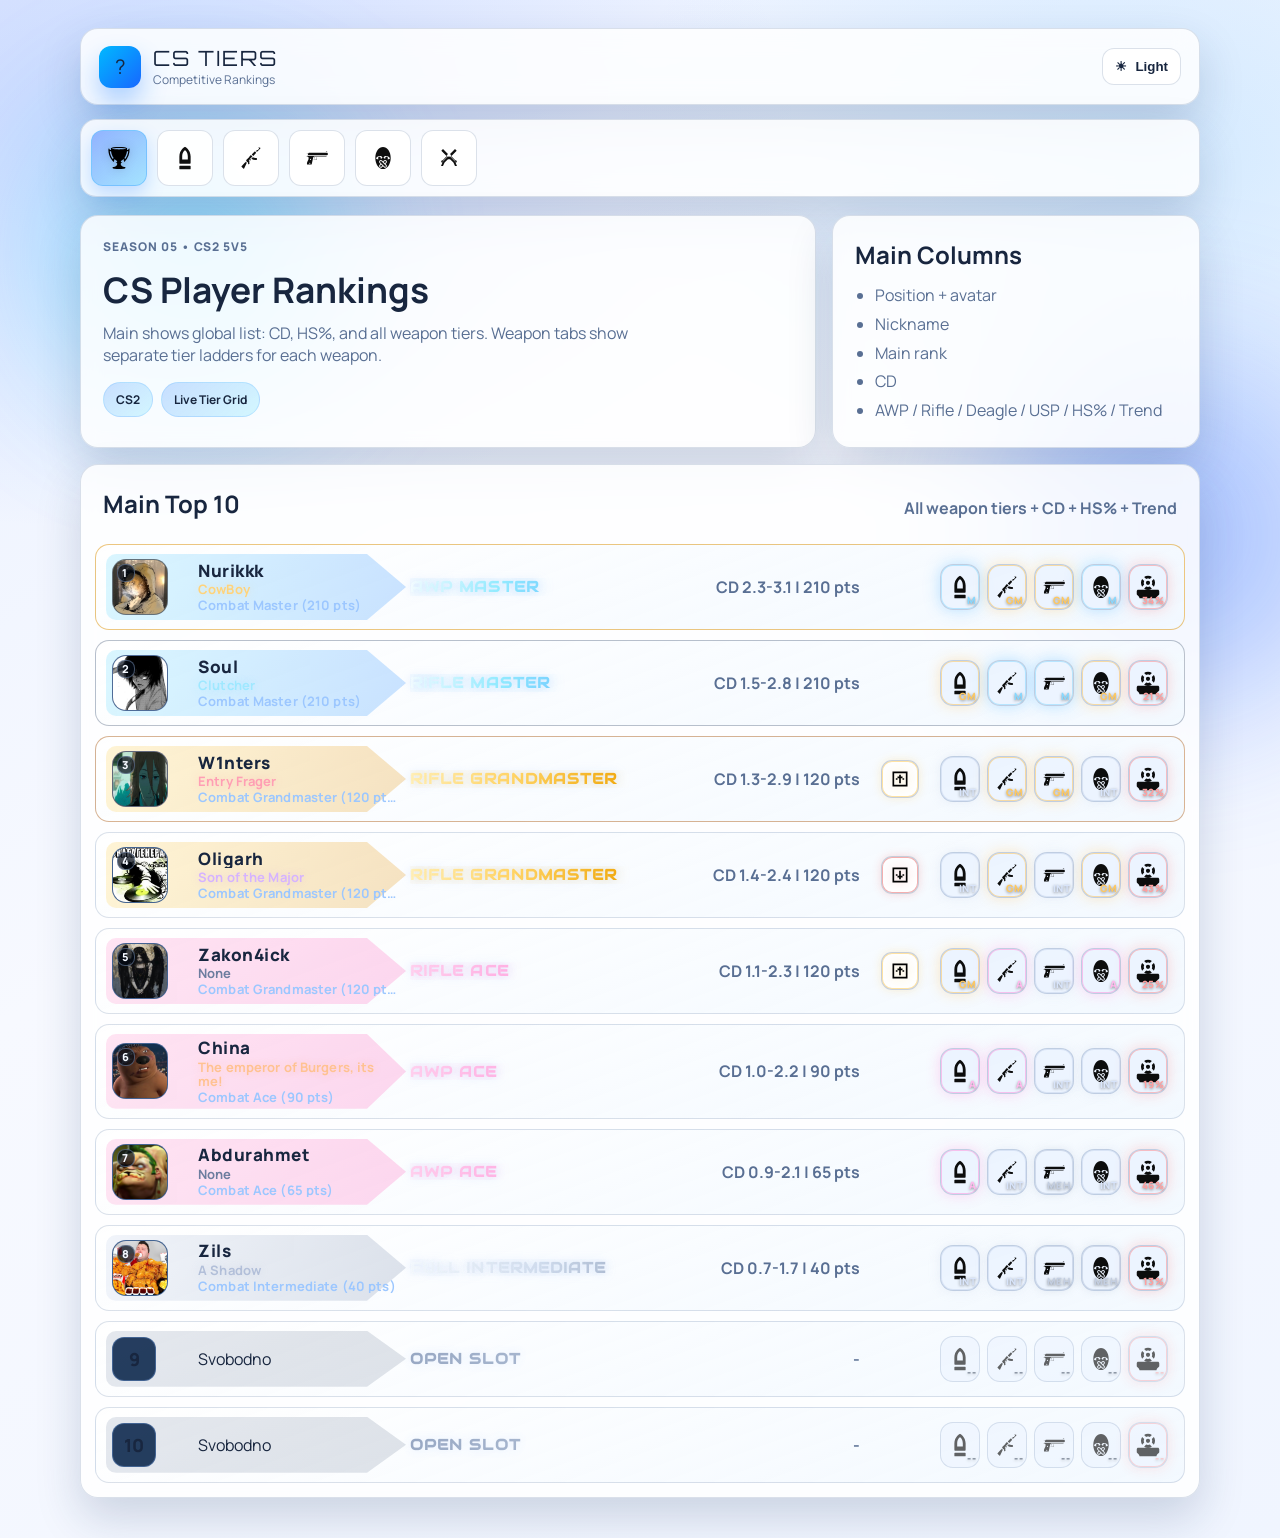
<file: index.html>
﻿<!doctype html>
<html lang="ru" data-theme="dark">
<head>
  <meta charset="UTF-8" />
  <meta name="viewport" content="width=device-width, initial-scale=1.0" />
  <title>CS Tiers | Ranking</title>
  <link rel="preconnect" href="https://fonts.googleapis.com" />
  <link rel="preconnect" href="https://fonts.gstatic.com" crossorigin />
  <link href="https://fonts.googleapis.com/css2?family=Audiowide&family=Manrope:wght@400;500;700;800&family=Orbitron:wght@600;700&display=swap" rel="stylesheet" />
  <link rel="stylesheet" href="styles.css" />
</head>
<body>
  <div class="ambient ambient-a"></div>
  <div class="ambient ambient-b"></div>

  <div class="page-shell">
    <header class="topbar">
      <div class="brand-wrap">
        <div class="brand-mark" aria-hidden="true">?</div>
        <div>
          <p class="brand-title">CS TIERS</p>
          <p class="brand-subtitle">Competitive Rankings</p>
        </div>
      </div>

      <div class="topbar-actions">
        <button id="themeToggle" class="theme-btn" type="button" aria-label="Switch theme">
          <span class="theme-icon" id="themeIcon">🌙</span>
          <span id="themeLabel">Dark</span>
        </button>
      </div>
    </header>

    <nav class="mode-tabs" aria-label="Rank modes">
      <button class="mode-tab is-active" data-tab-target="main" type="button" aria-label="Main" title="Main">
        <img src="assets/icons/overall.svg" alt="" />
      </button>
      <button class="mode-tab" data-tab-target="awp" type="button" aria-label="AWP" title="AWP">
        <img src="assets/icons/awp.svg" alt="" />
      </button>
      <button class="mode-tab" data-tab-target="rifle" type="button" aria-label="Rifle" title="Rifle">
        <img src="assets/icons/rifle.svg" alt="" />
      </button>
      <button class="mode-tab" data-tab-target="deagle" type="button" aria-label="Deagle" title="Deagle">
        <img src="assets/icons/deagle.svg" alt="" />
      </button>
      <button class="mode-tab" data-tab-target="usp" type="button" aria-label="USP" title="USP">
        <img src="assets/icons/usp.svg" alt="" />
      </button>
      <button class="mode-tab" data-tab-target="duels" type="button" aria-label="Duels" title="Duels">
        <img src="assets/icons/duel.svg" alt="" />
      </button>
    </nav>

    <main class="content-grid">
      <section class="hero-card">
        <p class="kicker">Season 05 • CS2 5v5</p>
        <h1>CS Player Rankings</h1>
        <p>
          Main shows global list: CD, HS%, and all weapon tiers.
          Weapon tabs show separate tier ladders for each weapon.
        </p>
        <div class="hero-pills">
          <span>CS2</span>
          <span>Live Tier Grid</span>
        </div>
      </section>

      <section class="meta-card">
        <h2>Main Columns</h2>
        <ul>
          <li>Position + avatar</li>
          <li>Nickname</li>
          <li>Main rank</li>
          <li>CD</li>
          <li>AWP / Rifle / Deagle / USP / HS% / Trend</li>
        </ul>
      </section>

      <section class="leaderboard tab-panel is-active" data-tab-panel="main">
        <div class="leaderboard-head">
          <h2>Main Top 10</h2>
          <span>All weapon tiers + CD + HS% + Trend</span>
        </div>

        <ol class="rank-list">
          <li class="rank-item tier-master">
            <span class="pos pos-photo"><img src="Nurikkk.jpg" alt="Nurikkk" /><b>1</b></span><span class="nick">Nurikkk</span><span class="rank-tag rank-master">AWP MASTER</span><span class="kd">CD 2.3-3.1</span><span class="trend trend-none" aria-hidden="true"></span>
            <span class="skills">
              <span class="weapon-chip level-master"><img src="assets/icons/awp.svg" alt="AWP" /><i>M</i></span>
              <span class="weapon-chip level-grandmaster"><img src="assets/icons/rifle.svg" alt="Rifle" /><i>GM</i></span>
              <span class="weapon-chip level-grandmaster"><img src="assets/icons/deagle.svg" alt="Deagle" /><i>GM</i></span>
              <span class="weapon-chip level-master"><img src="assets/icons/usp.svg" alt="USP" /><i>M</i></span>
              <span class="weapon-chip headshot-chip"><img src="assets/icons/hs.svg" alt="Headshot" /><i>34%</i></span>
            </span>
          </li>
          <li class="rank-item tier-master">
            <span class="pos pos-photo"><img src="soul.jpg" alt="Soul" /><b>2</b></span><span class="nick">Soul</span><span class="rank-tag rank-master">RIFLE MASTER</span><span class="kd">CD 1.5-2.8</span><span class="trend trend-none" aria-hidden="true"></span>
            <span class="skills">
              <span class="weapon-chip level-grandmaster"><img src="assets/icons/awp.svg" alt="AWP" /><i>GM</i></span>
              <span class="weapon-chip level-master"><img src="assets/icons/rifle.svg" alt="Rifle" /><i>M</i></span>
              <span class="weapon-chip level-master"><img src="assets/icons/deagle.svg" alt="Deagle" /><i>M</i></span>
              <span class="weapon-chip level-grandmaster"><img src="assets/icons/usp.svg" alt="USP" /><i>GM</i></span>
              <span class="weapon-chip headshot-chip"><img src="assets/icons/hs.svg" alt="Headshot" /><i>21%</i></span>
            </span>
          </li>
          <li class="rank-item tier-grandmaster">
            <span class="pos pos-photo"><img src="oligarh.png" alt="Oligarh" /><b>3</b></span><span class="nick">Oligarh</span><span class="rank-tag rank-grandmaster">RIFLE GRANDMASTER</span><span class="kd">CD 1.4-2.4</span><span class="trend trend-down" aria-label="Down tier"></span>
            <span class="skills">
              <span class="weapon-chip level-intermediate"><img src="assets/icons/awp.svg" alt="AWP" /><i>INT</i></span>
              <span class="weapon-chip level-grandmaster"><img src="assets/icons/rifle.svg" alt="Rifle" /><i>GM</i></span>
              <span class="weapon-chip level-intermediate"><img src="assets/icons/deagle.svg" alt="Deagle" /><i>INT</i></span>
              <span class="weapon-chip level-grandmaster"><img src="assets/icons/usp.svg" alt="USP" /><i>GM</i></span>
              <span class="weapon-chip headshot-chip"><img src="assets/icons/hs.svg" alt="Headshot" /><i>43%</i></span>
            </span>
          </li>
          <li class="rank-item tier-grandmaster">
            <span class="pos pos-photo"><img src="W1nters.png" alt="W1nters" /><b>4</b></span><span class="nick">W1nters</span><span class="rank-tag rank-grandmaster">RIFLE GRANDMASTER</span><span class="kd">CD 1.3-2.9</span><span class="trend trend-up" aria-label="Up tier"></span>
            <span class="skills">
              <span class="weapon-chip level-intermediate"><img src="assets/icons/awp.svg" alt="AWP" /><i>INT</i></span>
              <span class="weapon-chip level-grandmaster"><img src="assets/icons/rifle.svg" alt="Rifle" /><i>GM</i></span>
              <span class="weapon-chip level-grandmaster"><img src="assets/icons/deagle.svg" alt="Deagle" /><i>GM</i></span>
              <span class="weapon-chip level-intermediate"><img src="assets/icons/usp.svg" alt="USP" /><i>INT</i></span>
              <span class="weapon-chip headshot-chip"><img src="assets/icons/hs.svg" alt="Headshot" /><i>32%</i></span>
            </span>
          </li>
          <li class="rank-item tier-ace">
            <span class="pos pos-photo"><img src="Zakon4ick.png" alt="Zakon4ick" /><b>5</b></span><span class="nick">Zakon4ick</span><span class="rank-tag rank-ace">RIFLE ACE</span><span class="kd">CD 1.1-2.3</span><span class="trend trend-up" aria-label="Up tier"></span>
            <span class="skills">
              <span class="weapon-chip level-grandmaster"><img src="assets/icons/awp.svg" alt="AWP" /><i>GM</i></span>
              <span class="weapon-chip level-ace"><img src="assets/icons/rifle.svg" alt="Rifle" /><i>A</i></span>
              <span class="weapon-chip level-intermediate"><img src="assets/icons/deagle.svg" alt="Deagle" /><i>INT</i></span>
              <span class="weapon-chip level-ace"><img src="assets/icons/usp.svg" alt="USP" /><i>A</i></span>
              <span class="weapon-chip headshot-chip"><img src="assets/icons/hs.svg" alt="Headshot" /><i>25%</i></span>
            </span>
          </li>
          <li class="rank-item tier-ace">
            <span class="pos pos-photo"><img src="China.png" alt="China" /><b>6</b></span><span class="nick">China</span><span class="rank-tag rank-ace">AWP ACE</span><span class="kd">CD 1.0-2.2</span><span class="trend trend-none" aria-hidden="true"></span>
            <span class="skills">
              <span class="weapon-chip level-ace"><img src="assets/icons/awp.svg" alt="AWP" /><i>A</i></span>
              <span class="weapon-chip level-ace"><img src="assets/icons/rifle.svg" alt="Rifle" /><i>A</i></span>
              <span class="weapon-chip level-intermediate"><img src="assets/icons/deagle.svg" alt="Deagle" /><i>INT</i></span>
              <span class="weapon-chip level-intermediate"><img src="assets/icons/usp.svg" alt="USP" /><i>INT</i></span>
              <span class="weapon-chip headshot-chip"><img src="assets/icons/hs.svg" alt="Headshot" /><i>19%</i></span>
            </span>
          </li>
          <li class="rank-item tier-ace">
            <span class="pos pos-photo"><img src="Abdurahmet.png" alt="Abdurahmet" /><b>7</b></span><span class="nick">Abdurahmet</span><span class="rank-tag rank-ace">AWP ACE</span><span class="kd">CD 0.9-2.1</span><span class="trend trend-none" aria-hidden="true"></span>
            <span class="skills">
              <span class="weapon-chip level-ace"><img src="assets/icons/awp.svg" alt="AWP" /><i>A</i></span>
              <span class="weapon-chip level-intermediate"><img src="assets/icons/rifle.svg" alt="Rifle" /><i>INT</i></span>
              <span class="weapon-chip level-meh"><img src="assets/icons/deagle.svg" alt="Deagle" /><i>MEH</i></span>
              <span class="weapon-chip level-intermediate"><img src="assets/icons/usp.svg" alt="USP" /><i>INT</i></span>
              <span class="weapon-chip headshot-chip"><img src="assets/icons/hs.svg" alt="Headshot" /><i>46%</i></span>
            </span>
          </li>
          <li class="rank-item tier-intermediate">
            <span class="pos pos-photo"><img src="Zils.png" alt="Zils" /><b>8</b></span><span class="nick">Zils</span><span class="rank-tag rank-intermediate">FULL INTERMEDIATE</span><span class="kd">CD 0.7-1.7</span><span class="trend trend-none" aria-hidden="true"></span>
            <span class="skills">
              <span class="weapon-chip level-intermediate"><img src="assets/icons/awp.svg" alt="AWP" /><i>INT</i></span>
              <span class="weapon-chip level-intermediate"><img src="assets/icons/rifle.svg" alt="Rifle" /><i>INT</i></span>
              <span class="weapon-chip level-meh"><img src="assets/icons/deagle.svg" alt="Deagle" /><i>MEH</i></span>
              <span class="weapon-chip level-meh"><img src="assets/icons/usp.svg" alt="USP" /><i>MEH</i></span>
              <span class="weapon-chip headshot-chip"><img src="assets/icons/hs.svg" alt="Headshot" /><i>13%</i></span>
            </span>
          </li>
          <li class="rank-item tier-open">
            <span class="pos">9</span><span class="nick">Svobodno</span><span class="rank-tag rank-open">OPEN SLOT</span><span class="kd">-</span><span class="trend trend-none" aria-hidden="true"></span>
            <span class="skills">
              <span class="weapon-chip level-open"><img src="assets/icons/awp.svg" alt="AWP" /><i>--</i></span>
              <span class="weapon-chip level-open"><img src="assets/icons/rifle.svg" alt="Rifle" /><i>--</i></span>
              <span class="weapon-chip level-open"><img src="assets/icons/deagle.svg" alt="Deagle" /><i>--</i></span>
              <span class="weapon-chip level-open"><img src="assets/icons/usp.svg" alt="USP" /><i>--</i></span>
              <span class="weapon-chip level-open headshot-chip"><img src="assets/icons/hs.svg" alt="Headshot" /><i>--</i></span>
            </span>
          </li>
          <li class="rank-item tier-open">
            <span class="pos">10</span><span class="nick">Svobodno</span><span class="rank-tag rank-open">OPEN SLOT</span><span class="kd">-</span><span class="trend trend-none" aria-hidden="true"></span>
            <span class="skills">
              <span class="weapon-chip level-open"><img src="assets/icons/awp.svg" alt="AWP" /><i>--</i></span>
              <span class="weapon-chip level-open"><img src="assets/icons/rifle.svg" alt="Rifle" /><i>--</i></span>
              <span class="weapon-chip level-open"><img src="assets/icons/deagle.svg" alt="Deagle" /><i>--</i></span>
              <span class="weapon-chip level-open"><img src="assets/icons/usp.svg" alt="USP" /><i>--</i></span>
              <span class="weapon-chip level-open headshot-chip"><img src="assets/icons/hs.svg" alt="Headshot" /><i>--</i></span>
            </span>
          </li>
        </ol>
      </section>

      <section class="leaderboard tab-panel" data-tab-panel="awp">
        <div class="leaderboard-head">
          <h2>AWP Tiers</h2>
          <span>AWP-only ranking list</span>
        </div>
        <ol class="rank-list">
          <li class="rank-item tier-master"><span class="pos pos-photo"><img src="Nurikkk.jpg" alt="Nurikkk" /><b>1</b></span><span class="nick">Nurikkk</span><span class="rank-tag rank-master">AWP MASTER</span><span class="kd">CD 2.3-3.1</span><span class="skills"><span class="weapon-chip level-master"><img src="assets/icons/awp.svg" alt="AWP" /><i>M</i></span><span class="weapon-chip headshot-chip"><img src="assets/icons/hs.svg" alt="Headshot" /><i>34%</i></span></span></li>
          <li class="rank-item tier-grandmaster"><span class="pos pos-photo"><img src="soul.jpg" alt="Soul" /><b>2</b></span><span class="nick">Soul</span><span class="rank-tag rank-grandmaster">AWP GRANDMASTER</span><span class="kd">CD 1.5-2.8</span><span class="skills"><span class="weapon-chip level-grandmaster"><img src="assets/icons/awp.svg" alt="AWP" /><i>GM</i></span><span class="weapon-chip headshot-chip"><img src="assets/icons/hs.svg" alt="Headshot" /><i>21%</i></span></span></li>
          <li class="rank-item tier-grandmaster"><span class="pos pos-photo"><img src="Zakon4ick.png" alt="Zakon4ick" /><b>3</b></span><span class="nick">Zakon4ick</span><span class="rank-tag rank-grandmaster">AWP GRANDMASTER</span><span class="kd">CD 1.1-2.3</span><span class="skills"><span class="weapon-chip level-grandmaster"><img src="assets/icons/awp.svg" alt="AWP" /><i>GM</i></span><span class="weapon-chip headshot-chip"><img src="assets/icons/hs.svg" alt="Headshot" /><i>25%</i></span></span></li>
          <li class="rank-item tier-grandmaster"><span class="pos pos-photo"><img src="China.png" alt="China" /><b>4</b></span><span class="nick">China</span><span class="rank-tag rank-grandmaster">AWP GRANDMASTER</span><span class="kd">CD 1.0-2.2</span><span class="skills"><span class="weapon-chip level-grandmaster"><img src="assets/icons/awp.svg" alt="AWP" /><i>GM</i></span><span class="weapon-chip headshot-chip"><img src="assets/icons/hs.svg" alt="Headshot" /><i>19%</i></span></span></li>
          <li class="rank-item tier-grandmaster"><span class="pos pos-photo"><img src="Abdurahmet.png" alt="Abdurahmet" /><b>5</b></span><span class="nick">Abdurahmet</span><span class="rank-tag rank-grandmaster">AWP GRANDMASTER</span><span class="kd">CD 0.9-2.1</span><span class="skills"><span class="weapon-chip level-grandmaster"><img src="assets/icons/awp.svg" alt="AWP" /><i>GM</i></span><span class="weapon-chip headshot-chip"><img src="assets/icons/hs.svg" alt="Headshot" /><i>46%</i></span></span></li>
          <li class="rank-item tier-intermediate"><span class="pos pos-photo"><img src="W1nters.png" alt="W1nters" /><b>6</b></span><span class="nick">W1nters</span><span class="rank-tag rank-intermediate">AWP INTERMEDIATE</span><span class="kd">CD 1.3-2.9</span><span class="skills"><span class="weapon-chip level-intermediate"><img src="assets/icons/awp.svg" alt="AWP" /><i>INT</i></span><span class="weapon-chip headshot-chip"><img src="assets/icons/hs.svg" alt="Headshot" /><i>32%</i></span></span></li>
          <li class="rank-item tier-intermediate"><span class="pos pos-photo"><img src="oligarh.png" alt="Oligarh" /><b>7</b></span><span class="nick">Oligarh</span><span class="rank-tag rank-intermediate">AWP INTERMEDIATE</span><span class="kd">CD 1.4-2.4</span><span class="skills"><span class="weapon-chip level-intermediate"><img src="assets/icons/awp.svg" alt="AWP" /><i>INT</i></span><span class="weapon-chip headshot-chip"><img src="assets/icons/hs.svg" alt="Headshot" /><i>43%</i></span></span></li>
          <li class="rank-item tier-intermediate"><span class="pos pos-photo"><img src="Zils.png" alt="Zils" /><b>8</b></span><span class="nick">Zils</span><span class="rank-tag rank-intermediate">AWP INTERMEDIATE</span><span class="kd">CD 0.7-1.7</span><span class="skills"><span class="weapon-chip level-intermediate"><img src="assets/icons/awp.svg" alt="AWP" /><i>INT</i></span><span class="weapon-chip headshot-chip"><img src="assets/icons/hs.svg" alt="Headshot" /><i>13%</i></span></span></li>
          <li class="rank-item tier-open"><span class="pos">9</span><span class="nick">Svobodno</span><span class="rank-tag rank-open">OPEN SLOT</span><span class="kd">-</span><span class="skills"><span class="weapon-chip level-open"><img src="assets/icons/awp.svg" alt="AWP" /><i>--</i></span></span></li>
          <li class="rank-item tier-open"><span class="pos">10</span><span class="nick">Svobodno</span><span class="rank-tag rank-open">OPEN SLOT</span><span class="kd">-</span><span class="skills"><span class="weapon-chip level-open"><img src="assets/icons/awp.svg" alt="AWP" /><i>--</i></span></span></li>
        </ol>
      </section>

      <section class="leaderboard tab-panel" data-tab-panel="rifle">
        <div class="leaderboard-head">
          <h2>Rifle Tiers</h2>
          <span>Rifle-only ranking list</span>
        </div>
        <ol class="rank-list">
          <li class="rank-item tier-master"><span class="pos pos-photo"><img src="soul.jpg" alt="Soul" /><b>1</b></span><span class="nick">Soul</span><span class="rank-tag rank-master">RIFLE MASTER</span><span class="kd">CD 1.5-2.8</span><span class="skills"><span class="weapon-chip level-master"><img src="assets/icons/rifle.svg" alt="Rifle" /><i>M</i></span><span class="weapon-chip headshot-chip"><img src="assets/icons/hs.svg" alt="Headshot" /><i>21%</i></span></span></li>
          <li class="rank-item tier-grandmaster"><span class="pos pos-photo"><img src="Nurikkk.jpg" alt="Nurikkk" /><b>2</b></span><span class="nick">Nurikkk</span><span class="rank-tag rank-grandmaster">RIFLE GRANDMASTER</span><span class="kd">CD 2.3-3.1</span><span class="skills"><span class="weapon-chip level-grandmaster"><img src="assets/icons/rifle.svg" alt="Rifle" /><i>GM</i></span><span class="weapon-chip headshot-chip"><img src="assets/icons/hs.svg" alt="Headshot" /><i>34%</i></span></span></li>
          <li class="rank-item tier-grandmaster"><span class="pos pos-photo"><img src="W1nters.png" alt="W1nters" /><b>3</b></span><span class="nick">W1nters</span><span class="rank-tag rank-grandmaster">RIFLE GRANDMASTER</span><span class="kd">CD 1.3-2.9</span><span class="skills"><span class="weapon-chip level-grandmaster"><img src="assets/icons/rifle.svg" alt="Rifle" /><i>GM</i></span><span class="weapon-chip headshot-chip"><img src="assets/icons/hs.svg" alt="Headshot" /><i>32%</i></span></span></li>
          <li class="rank-item tier-grandmaster"><span class="pos pos-photo"><img src="oligarh.png" alt="Oligarh" /><b>4</b></span><span class="nick">Oligarh</span><span class="rank-tag rank-grandmaster">RIFLE GRANDMASTER</span><span class="kd">CD 1.4-2.4</span><span class="skills"><span class="weapon-chip level-grandmaster"><img src="assets/icons/rifle.svg" alt="Rifle" /><i>GM</i></span><span class="weapon-chip headshot-chip"><img src="assets/icons/hs.svg" alt="Headshot" /><i>43%</i></span></span></li>
          <li class="rank-item tier-grandmaster"><span class="pos pos-photo"><img src="Abdurahmet.png" alt="Abdurahmet" /><b>5</b></span><span class="nick">Abdurahmet</span><span class="rank-tag rank-grandmaster">RIFLE GRANDMASTER</span><span class="kd">CD 0.9-2.1</span><span class="skills"><span class="weapon-chip level-grandmaster"><img src="assets/icons/rifle.svg" alt="Rifle" /><i>GM</i></span><span class="weapon-chip headshot-chip"><img src="assets/icons/hs.svg" alt="Headshot" /><i>46%</i></span></span></li>
          <li class="rank-item tier-intermediate"><span class="pos pos-photo"><img src="Zakon4ick.png" alt="Zakon4ick" /><b>6</b></span><span class="nick">Zakon4ick</span><span class="rank-tag rank-intermediate">RIFLE INTERMEDIATE</span><span class="kd">CD 1.1-2.3</span><span class="skills"><span class="weapon-chip level-intermediate"><img src="assets/icons/rifle.svg" alt="Rifle" /><i>INT</i></span><span class="weapon-chip headshot-chip"><img src="assets/icons/hs.svg" alt="Headshot" /><i>25%</i></span></span></li>
          <li class="rank-item tier-intermediate"><span class="pos pos-photo"><img src="China.png" alt="China" /><b>7</b></span><span class="nick">China</span><span class="rank-tag rank-intermediate">RIFLE INTERMEDIATE</span><span class="kd">CD 1.0-2.2</span><span class="skills"><span class="weapon-chip level-intermediate"><img src="assets/icons/rifle.svg" alt="Rifle" /><i>INT</i></span><span class="weapon-chip headshot-chip"><img src="assets/icons/hs.svg" alt="Headshot" /><i>19%</i></span></span></li>
          <li class="rank-item tier-intermediate"><span class="pos pos-photo"><img src="Zils.png" alt="Zils" /><b>8</b></span><span class="nick">Zils</span><span class="rank-tag rank-intermediate">RIFLE INTERMEDIATE</span><span class="kd">CD 0.7-1.7</span><span class="skills"><span class="weapon-chip level-intermediate"><img src="assets/icons/rifle.svg" alt="Rifle" /><i>INT</i></span><span class="weapon-chip headshot-chip"><img src="assets/icons/hs.svg" alt="Headshot" /><i>13%</i></span></span></li>
          <li class="rank-item tier-open"><span class="pos">9</span><span class="nick">Svobodno</span><span class="rank-tag rank-open">OPEN SLOT</span><span class="kd">-</span><span class="skills"><span class="weapon-chip level-open"><img src="assets/icons/rifle.svg" alt="Rifle" /><i>--</i></span></span></li>
          <li class="rank-item tier-open"><span class="pos">10</span><span class="nick">Svobodno</span><span class="rank-tag rank-open">OPEN SLOT</span><span class="kd">-</span><span class="skills"><span class="weapon-chip level-open"><img src="assets/icons/rifle.svg" alt="Rifle" /><i>--</i></span></span></li>
        </ol>
      </section>

      <section class="leaderboard tab-panel" data-tab-panel="deagle">
        <div class="leaderboard-head">
          <h2>Deagle Tiers</h2>
          <span>Deagle-only ranking list</span>
        </div>
        <ol class="rank-list">
          <li class="rank-item tier-master"><span class="pos pos-photo"><img src="soul.jpg" alt="Soul" /><b>1</b></span><span class="nick">Soul</span><span class="rank-tag rank-master">DEAGLE MASTER</span><span class="kd">CD 1.5-2.8</span><span class="skills"><span class="weapon-chip level-master"><img src="assets/icons/deagle.svg" alt="Deagle" /><i>M</i></span><span class="weapon-chip headshot-chip"><img src="assets/icons/hs.svg" alt="Headshot" /><i>21%</i></span></span></li>
          <li class="rank-item tier-grandmaster"><span class="pos pos-photo"><img src="Nurikkk.jpg" alt="Nurikkk" /><b>2</b></span><span class="nick">Nurikkk</span><span class="rank-tag rank-grandmaster">DEAGLE GRANDMASTER</span><span class="kd">CD 2.3-3.1</span><span class="skills"><span class="weapon-chip level-grandmaster"><img src="assets/icons/deagle.svg" alt="Deagle" /><i>GM</i></span><span class="weapon-chip headshot-chip"><img src="assets/icons/hs.svg" alt="Headshot" /><i>34%</i></span></span></li>
          <li class="rank-item tier-grandmaster"><span class="pos pos-photo"><img src="W1nters.png" alt="W1nters" /><b>3</b></span><span class="nick">W1nters</span><span class="rank-tag rank-grandmaster">DEAGLE GRANDMASTER</span><span class="kd">CD 1.3-2.9</span><span class="skills"><span class="weapon-chip level-grandmaster"><img src="assets/icons/deagle.svg" alt="Deagle" /><i>GM</i></span><span class="weapon-chip headshot-chip"><img src="assets/icons/hs.svg" alt="Headshot" /><i>32%</i></span></span></li>
          <li class="rank-item tier-grandmaster"><span class="pos pos-photo"><img src="Abdurahmet.png" alt="Abdurahmet" /><b>4</b></span><span class="nick">Abdurahmet</span><span class="rank-tag rank-grandmaster">DEAGLE GRANDMASTER</span><span class="kd">CD 0.9-2.1</span><span class="skills"><span class="weapon-chip level-grandmaster"><img src="assets/icons/deagle.svg" alt="Deagle" /><i>GM</i></span><span class="weapon-chip headshot-chip"><img src="assets/icons/hs.svg" alt="Headshot" /><i>46%</i></span></span></li>
          <li class="rank-item tier-intermediate"><span class="pos pos-photo"><img src="oligarh.png" alt="Oligarh" /><b>5</b></span><span class="nick">Oligarh</span><span class="rank-tag rank-intermediate">DEAGLE INTERMEDIATE</span><span class="kd">CD 1.4-2.4</span><span class="skills"><span class="weapon-chip level-intermediate"><img src="assets/icons/deagle.svg" alt="Deagle" /><i>INT</i></span><span class="weapon-chip headshot-chip"><img src="assets/icons/hs.svg" alt="Headshot" /><i>43%</i></span></span></li>
          <li class="rank-item tier-intermediate"><span class="pos pos-photo"><img src="Zakon4ick.png" alt="Zakon4ick" /><b>6</b></span><span class="nick">Zakon4ick</span><span class="rank-tag rank-intermediate">DEAGLE INTERMEDIATE</span><span class="kd">CD 1.1-2.3</span><span class="skills"><span class="weapon-chip level-intermediate"><img src="assets/icons/deagle.svg" alt="Deagle" /><i>INT</i></span><span class="weapon-chip headshot-chip"><img src="assets/icons/hs.svg" alt="Headshot" /><i>25%</i></span></span></li>
          <li class="rank-item tier-intermediate"><span class="pos pos-photo"><img src="China.png" alt="China" /><b>7</b></span><span class="nick">China</span><span class="rank-tag rank-intermediate">DEAGLE INTERMEDIATE</span><span class="kd">CD 1.0-2.2</span><span class="skills"><span class="weapon-chip level-intermediate"><img src="assets/icons/deagle.svg" alt="Deagle" /><i>INT</i></span><span class="weapon-chip headshot-chip"><img src="assets/icons/hs.svg" alt="Headshot" /><i>19%</i></span></span></li>
          <li class="rank-item tier-intermediate"><span class="pos pos-photo"><img src="Zils.png" alt="Zils" /><b>8</b></span><span class="nick">Zils</span><span class="rank-tag rank-intermediate">DEAGLE INTERMEDIATE</span><span class="kd">CD 0.7-1.7</span><span class="skills"><span class="weapon-chip level-intermediate"><img src="assets/icons/deagle.svg" alt="Deagle" /><i>INT</i></span><span class="weapon-chip headshot-chip"><img src="assets/icons/hs.svg" alt="Headshot" /><i>13%</i></span></span></li>
          <li class="rank-item tier-open"><span class="pos">9</span><span class="nick">Svobodno</span><span class="rank-tag rank-open">OPEN SLOT</span><span class="kd">-</span><span class="skills"><span class="weapon-chip level-open"><img src="assets/icons/deagle.svg" alt="Deagle" /><i>--</i></span></span></li>
          <li class="rank-item tier-open"><span class="pos">10</span><span class="nick">Svobodno</span><span class="rank-tag rank-open">OPEN SLOT</span><span class="kd">-</span><span class="skills"><span class="weapon-chip level-open"><img src="assets/icons/deagle.svg" alt="Deagle" /><i>--</i></span></span></li>
        </ol>
      </section>

      <section class="leaderboard tab-panel" data-tab-panel="usp">
        <div class="leaderboard-head">
          <h2>USP Tiers</h2>
          <span>USP-only ranking list</span>
        </div>
        <ol class="rank-list">
          <li class="rank-item tier-grandmaster"><span class="pos pos-photo"><img src="Nurikkk.jpg" alt="Nurikkk" /><b>1</b></span><span class="nick">Nurikkk</span><span class="rank-tag rank-grandmaster">USP GRANDMASTER</span><span class="kd">CD 2.3-3.1</span><span class="skills"><span class="weapon-chip level-grandmaster"><img src="assets/icons/usp.svg" alt="USP" /><i>GM</i></span><span class="weapon-chip headshot-chip"><img src="assets/icons/hs.svg" alt="Headshot" /><i>34%</i></span></span></li>
          <li class="rank-item tier-grandmaster"><span class="pos pos-photo"><img src="soul.jpg" alt="Soul" /><b>2</b></span><span class="nick">Soul</span><span class="rank-tag rank-grandmaster">USP GRANDMASTER</span><span class="kd">CD 1.5-2.8</span><span class="skills"><span class="weapon-chip level-grandmaster"><img src="assets/icons/usp.svg" alt="USP" /><i>GM</i></span><span class="weapon-chip headshot-chip"><img src="assets/icons/hs.svg" alt="Headshot" /><i>21%</i></span></span></li>
          <li class="rank-item tier-grandmaster"><span class="pos pos-photo"><img src="oligarh.png" alt="Oligarh" /><b>3</b></span><span class="nick">Oligarh</span><span class="rank-tag rank-grandmaster">USP GRANDMASTER</span><span class="kd">CD 1.4-2.4</span><span class="skills"><span class="weapon-chip level-grandmaster"><img src="assets/icons/usp.svg" alt="USP" /><i>GM</i></span><span class="weapon-chip headshot-chip"><img src="assets/icons/hs.svg" alt="Headshot" /><i>43%</i></span></span></li>
          <li class="rank-item tier-grandmaster"><span class="pos pos-photo"><img src="Zakon4ick.png" alt="Zakon4ick" /><b>4</b></span><span class="nick">Zakon4ick</span><span class="rank-tag rank-grandmaster">USP GRANDMASTER</span><span class="kd">CD 1.1-2.3</span><span class="skills"><span class="weapon-chip level-grandmaster"><img src="assets/icons/usp.svg" alt="USP" /><i>GM</i></span><span class="weapon-chip headshot-chip"><img src="assets/icons/hs.svg" alt="Headshot" /><i>25%</i></span></span></li>
          <li class="rank-item tier-grandmaster"><span class="pos pos-photo"><img src="Abdurahmet.png" alt="Abdurahmet" /><b>5</b></span><span class="nick">Abdurahmet</span><span class="rank-tag rank-grandmaster">USP GRANDMASTER</span><span class="kd">CD 0.9-2.1</span><span class="skills"><span class="weapon-chip level-grandmaster"><img src="assets/icons/usp.svg" alt="USP" /><i>GM</i></span><span class="weapon-chip headshot-chip"><img src="assets/icons/hs.svg" alt="Headshot" /><i>46%</i></span></span></li>
          <li class="rank-item tier-intermediate"><span class="pos pos-photo"><img src="W1nters.png" alt="W1nters" /><b>6</b></span><span class="nick">W1nters</span><span class="rank-tag rank-intermediate">USP INTERMEDIATE</span><span class="kd">CD 1.3-2.9</span><span class="skills"><span class="weapon-chip level-intermediate"><img src="assets/icons/usp.svg" alt="USP" /><i>INT</i></span><span class="weapon-chip headshot-chip"><img src="assets/icons/hs.svg" alt="Headshot" /><i>32%</i></span></span></li>
          <li class="rank-item tier-intermediate"><span class="pos pos-photo"><img src="China.png" alt="China" /><b>7</b></span><span class="nick">China</span><span class="rank-tag rank-intermediate">USP INTERMEDIATE</span><span class="kd">CD 1.0-2.2</span><span class="skills"><span class="weapon-chip level-intermediate"><img src="assets/icons/usp.svg" alt="USP" /><i>INT</i></span><span class="weapon-chip headshot-chip"><img src="assets/icons/hs.svg" alt="Headshot" /><i>19%</i></span></span></li>
          <li class="rank-item tier-intermediate"><span class="pos pos-photo"><img src="Zils.png" alt="Zils" /><b>8</b></span><span class="nick">Zils</span><span class="rank-tag rank-intermediate">USP INTERMEDIATE</span><span class="kd">CD 0.7-1.7</span><span class="skills"><span class="weapon-chip level-intermediate"><img src="assets/icons/usp.svg" alt="USP" /><i>INT</i></span><span class="weapon-chip headshot-chip"><img src="assets/icons/hs.svg" alt="Headshot" /><i>13%</i></span></span></li>
          <li class="rank-item tier-open"><span class="pos">9</span><span class="nick">Svobodno</span><span class="rank-tag rank-open">OPEN SLOT</span><span class="kd">-</span><span class="skills"><span class="weapon-chip level-open"><img src="assets/icons/usp.svg" alt="USP" /><i>--</i></span></span></li>
          <li class="rank-item tier-open"><span class="pos">10</span><span class="nick">Svobodno</span><span class="rank-tag rank-open">OPEN SLOT</span><span class="kd">-</span><span class="skills"><span class="weapon-chip level-open"><img src="assets/icons/usp.svg" alt="USP" /><i>--</i></span></span></li>
        </ol>
      </section>

      <section class="leaderboard tab-panel" data-tab-panel="duels">
        <div class="leaderboard-head">
          <h2>Duel Mode</h2>
          <span>Empty duel ladder (coming soon)</span>
        </div>
        <ol class="rank-list">
          <li class="rank-item tier-open"><span class="pos">1</span><span class="nick">Svobodno</span><span class="rank-tag rank-open">DUEL SLOT</span><span class="kd">-</span><span class="skills"><span class="weapon-chip level-open"><img src="assets/icons/duel.svg" alt="Duel" /><i>--</i></span></span></li>
          <li class="rank-item tier-open"><span class="pos">2</span><span class="nick">Svobodno</span><span class="rank-tag rank-open">DUEL SLOT</span><span class="kd">-</span><span class="skills"><span class="weapon-chip level-open"><img src="assets/icons/duel.svg" alt="Duel" /><i>--</i></span></span></li>
          <li class="rank-item tier-open"><span class="pos">3</span><span class="nick">Svobodno</span><span class="rank-tag rank-open">DUEL SLOT</span><span class="kd">-</span><span class="skills"><span class="weapon-chip level-open"><img src="assets/icons/duel.svg" alt="Duel" /><i>--</i></span></span></li>
          <li class="rank-item tier-open"><span class="pos">4</span><span class="nick">Svobodno</span><span class="rank-tag rank-open">DUEL SLOT</span><span class="kd">-</span><span class="skills"><span class="weapon-chip level-open"><img src="assets/icons/duel.svg" alt="Duel" /><i>--</i></span></span></li>
          <li class="rank-item tier-open"><span class="pos">5</span><span class="nick">Svobodno</span><span class="rank-tag rank-open">DUEL SLOT</span><span class="kd">-</span><span class="skills"><span class="weapon-chip level-open"><img src="assets/icons/duel.svg" alt="Duel" /><i>--</i></span></span></li>
          <li class="rank-item tier-open"><span class="pos">6</span><span class="nick">Svobodno</span><span class="rank-tag rank-open">DUEL SLOT</span><span class="kd">-</span><span class="skills"><span class="weapon-chip level-open"><img src="assets/icons/duel.svg" alt="Duel" /><i>--</i></span></span></li>
          <li class="rank-item tier-open"><span class="pos">7</span><span class="nick">Svobodno</span><span class="rank-tag rank-open">DUEL SLOT</span><span class="kd">-</span><span class="skills"><span class="weapon-chip level-open"><img src="assets/icons/duel.svg" alt="Duel" /><i>--</i></span></span></li>
          <li class="rank-item tier-open"><span class="pos">8</span><span class="nick">Svobodno</span><span class="rank-tag rank-open">DUEL SLOT</span><span class="kd">-</span><span class="skills"><span class="weapon-chip level-open"><img src="assets/icons/duel.svg" alt="Duel" /><i>--</i></span></span></li>
          <li class="rank-item tier-open"><span class="pos">9</span><span class="nick">Svobodno</span><span class="rank-tag rank-open">DUEL SLOT</span><span class="kd">-</span><span class="skills"><span class="weapon-chip level-open"><img src="assets/icons/duel.svg" alt="Duel" /><i>--</i></span></span></li>
          <li class="rank-item tier-open"><span class="pos">10</span><span class="nick">Svobodno</span><span class="rank-tag rank-open">DUEL SLOT</span><span class="kd">-</span><span class="skills"><span class="weapon-chip level-open"><img src="assets/icons/duel.svg" alt="Duel" /><i>--</i></span></span></li>
        </ol>
      </section>
    </main>
  </div>

  <script src="script.js"></script>
</body>
</html>
</file>
<file: styles.css>
﻿:root {
  --bg-main: #081121;
  --bg-panel: rgba(9, 21, 40, 0.78);
  --bg-panel-strong: rgba(11, 26, 48, 0.95);
  --text-main: #eaf1ff;
  --text-soft: #9eb0cf;
  --line: rgba(165, 184, 220, 0.17);
  --accent: #3ac7ff;
  --accent-2: #6de2ff;
  --gold: #ffbf42;
  --silver: #b8c2cf;
  --bronze: #d4884e;
  --shadow: 0 30px 60px rgba(0, 0, 0, 0.4);
}

html[data-theme="light"] {
  --bg-main: #eef3ff;
  --bg-panel: rgba(255, 255, 255, 0.84);
  --bg-panel-strong: rgba(255, 255, 255, 0.95);
  --text-main: #18263f;
  --text-soft: #596f93;
  --line: rgba(31, 69, 126, 0.16);
  --accent: #0057ff;
  --accent-2: #2b7dff;
  --gold: #df9a18;
  --silver: #76839a;
  --bronze: #b36a2a;
  --shadow: 0 20px 45px rgba(20, 50, 92, 0.18);
}

* {
  box-sizing: border-box;
  -webkit-user-select: none;
  -ms-user-select: none;
  user-select: none;
}

body {
  margin: 0;
  min-height: 100vh;
  font-family: "Manrope", "Segoe UI", sans-serif;
  color: var(--text-main);
  background:
    radial-gradient(1200px 700px at 10% 10%, rgba(63, 124, 255, 0.2), transparent 56%),
    radial-gradient(900px 600px at 90% 15%, rgba(55, 219, 255, 0.17), transparent 60%),
    linear-gradient(150deg, #040b16, #081121 30%, #050d1a 70%, #03070f 100%);
  transition: background 0.35s ease, color 0.35s ease;
  overflow-x: hidden;
}

html[data-theme="light"] body {
  background:
    radial-gradient(1200px 700px at 8% 8%, rgba(84, 127, 255, 0.22), transparent 58%),
    radial-gradient(900px 600px at 90% 10%, rgba(62, 171, 255, 0.19), transparent 60%),
    linear-gradient(150deg, #eaf1ff, #f7f9ff 45%, #f0f5ff 100%);
}

.ambient {
  position: fixed;
  border-radius: 50%;
  filter: blur(85px);
  pointer-events: none;
  z-index: -1;
  opacity: 0.38;
}

.ambient-a {
  width: 260px;
  height: 260px;
  background: #00d4ff;
  top: 14%;
  left: 5%;
  animation: floatOne 8.8s ease-in-out infinite;
}

.ambient-b {
  width: 350px;
  height: 350px;
  background: #2f6eff;
  right: -70px;
  top: 40%;
  animation: floatTwo 10.5s ease-in-out infinite;
}

.page-shell {
  width: min(1120px, 94vw);
  margin: 28px auto 40px;
}

.topbar {
  display: flex;
  align-items: center;
  justify-content: space-between;
  gap: 14px;
  padding: 16px 18px;
  background: var(--bg-panel);
  border: 1px solid var(--line);
  border-radius: 18px;
  backdrop-filter: blur(12px);
  box-shadow: var(--shadow);
}

.brand-wrap {
  display: flex;
  gap: 12px;
  align-items: center;
}

.brand-mark {
  width: 42px;
  height: 42px;
  border-radius: 12px;
  display: grid;
  place-items: center;
  font-size: 20px;
  background: linear-gradient(135deg, #00b9ff, #1767ff);
  box-shadow: 0 14px 26px rgba(20, 122, 255, 0.33);
}

.brand-title {
  margin: 0;
  font-family: "Orbitron", sans-serif;
  font-size: 21px;
  letter-spacing: 0.08em;
}

.brand-subtitle {
  margin: 0;
  color: var(--text-soft);
  font-size: 12px;
}

.topbar-actions {
  display: flex;
  align-items: center;
  gap: 10px;
  flex-wrap: wrap;
}

.ghost-btn,
.theme-btn {
  border: 1px solid var(--line);
  background: var(--bg-panel-strong);
  color: var(--text-main);
  border-radius: 12px;
  padding: 10px 12px;
  font-weight: 700;
  cursor: pointer;
  transition: transform 0.2s ease, border-color 0.25s ease, box-shadow 0.25s ease;
}

.ghost-btn:hover,
.theme-btn:hover {
  transform: translateY(-2px);
  border-color: rgba(84, 173, 255, 0.75);
  box-shadow: 0 8px 16px rgba(19, 110, 255, 0.2);
}

.theme-btn {
  display: inline-flex;
  align-items: center;
  gap: 8px;
}

.mode-tabs {
  margin-top: 14px;
  display: flex;
  flex-wrap: wrap;
  gap: 10px;
  padding: 10px;
  border: 1px solid var(--line);
  border-radius: 16px;
  background: var(--bg-panel);
  backdrop-filter: blur(10px);
  box-shadow: var(--shadow);
}

.mode-tab {
  border: 1px solid var(--line);
  background: var(--bg-panel-strong);
  color: var(--text-soft);
  border-radius: 12px;
  width: 56px;
  height: 56px;
  padding: 0;
  display: grid;
  place-items: center;
  cursor: pointer;
  transition: transform 0.2s ease, border-color 0.2s ease, color 0.2s ease;
}

.mode-tab:hover {
  transform: translateY(-2px);
  color: var(--text-main);
  border-color: rgba(103, 181, 255, 0.7);
}

.mode-tab.is-active {
  color: #f4fbff;
  border-color: rgba(112, 194, 255, 0.8);
  background: linear-gradient(140deg, rgba(27, 95, 255, 0.45), rgba(1, 180, 255, 0.32));
  box-shadow: 0 8px 18px rgba(38, 126, 255, 0.25);
}

.mode-tab img {
  width: 24px;
  height: 24px;
  object-fit: contain;
  opacity: 0.94;
  filter: brightness(0) invert(1);
}

.mode-tab.is-active img {
  opacity: 1;
  filter: brightness(0) invert(1) drop-shadow(0 0 7px rgba(107, 186, 255, 0.45));
}

html[data-theme="light"] .mode-tab img {
  filter: brightness(0) saturate(0);
}

html[data-theme="light"] .mode-tab.is-active img {
  filter: brightness(0) saturate(0) drop-shadow(0 0 5px rgba(15, 28, 48, 0.22));
}

.content-grid {
  margin-top: 18px;
  display: grid;
  grid-template-columns: 2fr 1fr;
  gap: 16px;
}

.hero-card,
.meta-card,
.leaderboard,
.weapon-panel {
  background: var(--bg-panel);
  border: 1px solid var(--line);
  border-radius: 18px;
  backdrop-filter: blur(10px);
  box-shadow: var(--shadow);
}

.hero-card,
.meta-card {
  padding: 22px;
}

.kicker {
  margin: 0;
  color: var(--accent-2);
  letter-spacing: 0.08em;
  text-transform: uppercase;
  font-size: 12px;
  font-weight: 800;
}

.hero-card h1 {
  margin: 10px 0 8px;
  font-size: clamp(1.5rem, 2.8vw, 2.2rem);
}

.hero-card p {
  margin: 0;
  max-width: 58ch;
  color: var(--text-soft);
}

.hero-pills {
  margin-top: 16px;
  display: flex;
  flex-wrap: wrap;
  gap: 8px;
}

.hero-pills span {
  display: inline-block;
  padding: 8px 12px;
  border-radius: 999px;
  background: linear-gradient(140deg, rgba(35, 122, 255, 0.22), rgba(0, 213, 255, 0.15));
  border: 1px solid rgba(112, 190, 255, 0.3);
  font-weight: 700;
  font-size: 12px;
}

.meta-card h2,
.leaderboard h2 {
  margin: 0 0 10px;
}

.meta-card ul {
  margin: 0;
  padding-left: 20px;
  color: var(--text-soft);
  line-height: 1.8;
}

.leaderboard {
  grid-column: 1 / -1;
  padding: 14px;
}

.weapon-panel {
  grid-column: 1 / -1;
  padding: 14px;
}

.tab-panel {
  display: none;
}

.tab-panel.is-active {
  display: block;
}

.leaderboard-head {
  display: flex;
  justify-content: space-between;
  align-items: center;
  padding: 8px 8px 14px;
}

.leaderboard-head span {
  color: var(--text-soft);
  font-weight: 700;
}

.rank-list {
  list-style: none;
  margin: 0;
  padding: 0;
  display: grid;
  gap: 10px;
}

.rank-item {
  position: relative;
  overflow: hidden;
  display: grid;
  grid-template-columns: 74px minmax(200px, 1fr) minmax(270px, 1.25fr) minmax(160px, 210px) 56px minmax(220px, 290px);
  gap: 12px;
  align-items: center;
  padding: 14px 16px;
  border-radius: 14px;
  border: 1px solid var(--line);
  background: linear-gradient(160deg, rgba(8, 24, 46, 0.85), rgba(10, 27, 52, 0.55));
  animation: rise 0.5s ease both;
}

.tab-panel:not([data-tab-panel="main"]) .rank-item {
  grid-template-columns: 74px minmax(200px, 1fr) minmax(280px, 1.35fr) minmax(150px, 190px) minmax(230px, 300px);
}

html[data-theme="light"] .rank-item {
  background: linear-gradient(160deg, rgba(255, 255, 255, 0.96), rgba(241, 248, 255, 0.86));
}

.rank-item::before {
  content: "";
  position: absolute;
  left: 10px;
  top: 9px;
  width: min(34vw, 300px);
  height: calc(100% - 18px);
  clip-path: polygon(0 0, 87% 0, 100% 50%, 87% 100%, 0 100%);
  border-radius: 10px;
  opacity: 0.34;
  z-index: 0;
}

.tier-master::before {
  background: linear-gradient(90deg, rgba(141, 228, 255, 0.95), rgba(79, 161, 255, 0.85));
}

.tier-grandmaster::before {
  background: linear-gradient(90deg, rgba(255, 221, 125, 0.95), rgba(231, 161, 44, 0.85));
}

.tier-intermediate::before {
  background: linear-gradient(90deg, rgba(209, 219, 238, 0.92), rgba(144, 159, 186, 0.86));
}

.tier-ace::before {
  background: linear-gradient(90deg, rgba(255, 166, 214, 0.9), rgba(255, 116, 196, 0.82));
}

.tier-meh::before {
  background: linear-gradient(90deg, rgba(128, 144, 170, 0.62), rgba(95, 108, 134, 0.56));
}

.tier-open::before {
  background: linear-gradient(90deg, rgba(98, 118, 152, 0.5), rgba(78, 96, 126, 0.5));
}

.rank-item:nth-child(1) {
  border-color: color-mix(in srgb, var(--gold), transparent 45%);
}

.rank-item:nth-child(2) {
  border-color: color-mix(in srgb, var(--silver), transparent 50%);
}

.rank-item:nth-child(3) {
  border-color: color-mix(in srgb, var(--bronze), transparent 50%);
}

.pos {
  position: relative;
  z-index: 1;
  width: 44px;
  height: 44px;
  border-radius: 12px;
  display: grid;
  place-items: center;
  font-weight: 800;
  font-size: 18px;
  background: rgba(16, 43, 79, 0.9);
  border: 1px solid rgba(124, 172, 243, 0.35);
}

.pos-photo {
  width: 56px;
  height: 56px;
  padding: 0;
  overflow: hidden;
  border-radius: 14px;
}

.pos-photo img {
  width: 100%;
  height: 100%;
  object-fit: cover;
  display: block;
}

.pos-photo b {
  position: absolute;
  left: 4px;
  top: 4px;
  min-width: 18px;
  height: 18px;
  padding: 0 4px;
  border-radius: 8px;
  background: rgba(4, 10, 22, 0.72);
  border: 1px solid rgba(157, 187, 233, 0.4);
  color: #f5f9ff;
  font-size: 11px;
  font-weight: 800;
  line-height: 16px;
}

.rank-item:nth-child(1) .pos { background: color-mix(in srgb, var(--gold), #102747 65%); }
.rank-item:nth-child(2) .pos { background: color-mix(in srgb, var(--silver), #102747 62%); }
.rank-item:nth-child(3) .pos { background: color-mix(in srgb, var(--bronze), #102747 58%); }

.nick {
  position: relative;
  z-index: 1;
  display: flex;
  flex-direction: column;
  align-items: flex-start;
  justify-content: center;
  gap: 2px;
  min-width: 0;
}

.nick-main {
  font-size: 17px;
  font-weight: 800;
  letter-spacing: 0.03em;
  line-height: 1.1;
  white-space: nowrap;
  width: 100%;
  overflow: hidden;
  text-overflow: ellipsis;
}

.nick-meta {
  display: block;
  width: 100%;
  font-size: 13px;
  font-weight: 700;
  color: #9cc7ff;
  letter-spacing: 0.01em;
  line-height: 1.08;
  white-space: normal;
  overflow: visible;
  text-overflow: clip;
}

.nick-stat {
  white-space: nowrap;
  overflow: hidden;
  text-overflow: ellipsis;
}

.title-cowboy { color: #ffd37a; text-shadow: 0 0 10px rgba(255, 205, 113, 0.28); }
.title-clutcher { color: #9fe8ff; text-shadow: 0 0 10px rgba(116, 221, 255, 0.28); }
.title-entry { color: #ff9eb4; text-shadow: 0 0 10px rgba(255, 124, 156, 0.24); }
.title-major { color: #d6b3ff; text-shadow: 0 0 10px rgba(191, 137, 255, 0.24); }
.title-emperor { color: #ffc291; text-shadow: 0 0 10px rgba(255, 165, 92, 0.24); }
.title-shadow { color: #b2bfd9; text-shadow: 0 0 10px rgba(161, 176, 203, 0.2); }
.title-none { color: var(--text-soft); opacity: 0.88; }

.kd {
  position: relative;
  z-index: 1;
  color: var(--text-soft);
  font-weight: 700;
  justify-self: end;
  white-space: nowrap;
}

.trend {
  position: relative;
  z-index: 1;
  width: 38px;
  height: 38px;
  border-radius: 11px;
  border: 1px solid rgba(121, 151, 198, 0.42);
  background: rgba(8, 20, 40, 0.72);
  justify-self: center;
  display: grid;
  place-items: center;
}

html[data-theme="light"] .trend {
  background: rgba(255, 255, 255, 0.9);
  border-color: rgba(96, 118, 152, 0.35);
  box-shadow: inset 0 0 0 1px rgba(190, 206, 230, 0.45);
}

.trend::before {
  content: "";
  width: 20px;
  height: 20px;
  background-position: center;
  background-repeat: no-repeat;
  background-size: contain;
  filter: brightness(0) invert(1) drop-shadow(0 0 8px rgba(255, 200, 76, 0.35));
}

.trend-up {
  box-shadow: inset 0 0 0 1px rgba(255, 214, 91, 0.42), 0 0 16px rgba(252, 186, 57, 0.28);
}

html[data-theme="light"] .trend-up {
  box-shadow: inset 0 0 0 1px rgba(255, 198, 72, 0.5), 0 0 10px rgba(252, 186, 57, 0.22);
}

.trend-up::before {
  background-image: url("assets/icons/trend-up.svg");
}

.trend-down {
  box-shadow: inset 0 0 0 1px rgba(255, 120, 120, 0.42), 0 0 16px rgba(237, 73, 73, 0.28);
}

html[data-theme="light"] .trend-down {
  box-shadow: inset 0 0 0 1px rgba(235, 96, 96, 0.5), 0 0 10px rgba(237, 73, 73, 0.2);
}

.trend-down::before {
  background-image: url("assets/icons/trend-down.svg");
  filter: brightness(0) invert(1) drop-shadow(0 0 8px rgba(255, 106, 106, 0.35));
}

html[data-theme="light"] .trend::before {
  filter: brightness(0) saturate(0);
}

html[data-theme="light"] .trend-up::before {
  filter: brightness(0) saturate(0) drop-shadow(0 0 6px rgba(255, 203, 64, 0.35));
}

html[data-theme="light"] .trend-down::before {
  filter: brightness(0) saturate(0) drop-shadow(0 0 6px rgba(255, 108, 108, 0.35));
}

.trend-none {
  opacity: 0;
  pointer-events: none;
}

.rank-tag {
  position: relative;
  z-index: 1;
  font-family: "Audiowide", "Orbitron", sans-serif;
  font-weight: 700;
  font-size: clamp(15px, 1.2vw, 22px);
  letter-spacing: 0.07em;
  line-height: 1.12;
  text-transform: uppercase;
  white-space: nowrap;
  display: block;
  width: 100%;
  overflow: hidden;
  text-overflow: ellipsis;
  background-size: 220% auto;
  -webkit-background-clip: text;
  background-clip: text;
  -webkit-text-fill-color: transparent;
  animation: shimmer 4.2s linear infinite;
  filter: drop-shadow(0 0 5px rgba(130, 177, 255, 0.25));
}

.rank-master {
  background-image: linear-gradient(
    105deg,
    #ffffff 0%,
    #9bf0ff 15%,
    #67beff 32%,
    #78deff 48%,
    #d7f4ff 65%,
    #76cbff 82%,
    #ffffff 100%
  );
  text-shadow: 0 0 16px rgba(88, 194, 255, 0.35);
}

.rank-grandmaster {
  background-image: linear-gradient(
    105deg,
    #fff3c4 0%,
    #ffd66b 18%,
    #f0a80f 36%,
    #ffe08d 56%,
    #cf8a00 76%,
    #fff1bb 100%
  );
  text-shadow: 0 0 14px rgba(255, 192, 41, 0.35);
}

.rank-intermediate {
  background-image: linear-gradient(
    105deg,
    #f8fcff 0%,
    #d4dfef 22%,
    #a2b1c9 38%,
    #ecf1f8 57%,
    #8f9eb7 76%,
    #eef4ff 100%
  );
  text-shadow: 0 0 12px rgba(180, 198, 225, 0.28);
}

.rank-ace {
  background-image: linear-gradient(
    105deg,
    #ffd7f0 0%,
    #ffa4df 25%,
    #ff73cb 50%,
    #ffb8e8 76%,
    #ffdff5 100%
  );
  text-shadow: 0 0 14px rgba(255, 138, 219, 0.35);
}

.rank-meh {
  background-image: linear-gradient(
    105deg,
    #d7deea 0%,
    #aab6cd 42%,
    #c5cfdf 72%,
    #dfe6f2 100%
  );
  text-shadow: 0 0 10px rgba(182, 197, 223, 0.22);
}

.rank-open {
  background-image: linear-gradient(105deg, #7f93b5, #b0bfd8, #7f93b5);
  opacity: 0.8;
}

.skills {
  position: relative;
  z-index: 1;
  display: flex;
  justify-content: flex-end;
  gap: 7px;
}

.weapon-chip {
  width: 46px;
  height: 46px;
  border-radius: 13px;
  border: 1px solid rgba(140, 169, 217, 0.32);
  background: rgba(6, 18, 37, 0.66);
  display: grid;
  place-items: center;
  position: relative;
}

html[data-theme="light"] .weapon-chip {
  background: rgba(235, 243, 255, 0.84);
  border-color: rgba(95, 121, 165, 0.32);
}

.weapon-chip img {
  width: 24px;
  height: 24px;
  object-fit: contain;
  opacity: 0.95;
  filter: brightness(0) invert(1);
}

html[data-theme="light"] .weapon-chip img {
  filter: brightness(0) saturate(0);
}

.weapon-chip i {
  position: absolute;
  right: 3px;
  bottom: 2px;
  font-style: normal;
  font-size: 10px;
  font-weight: 800;
  letter-spacing: 0.04em;
  text-shadow: 0 1px 3px rgba(0, 0, 0, 0.45);
}

.level-master {
  box-shadow: inset 0 0 0 1px rgba(117, 213, 255, 0.45), 0 0 16px rgba(69, 175, 255, 0.35);
}

.level-master i { color: #87d8ff; }

.level-grandmaster {
  box-shadow: inset 0 0 0 1px rgba(255, 194, 76, 0.5), 0 0 14px rgba(255, 176, 51, 0.28);
}

.level-grandmaster i { color: #ffc85f; }

.level-intermediate {
  box-shadow: inset 0 0 0 1px rgba(193, 208, 233, 0.46), 0 0 12px rgba(181, 196, 220, 0.23);
}

.level-intermediate i { color: #d8e4fa; }

.level-ace {
  box-shadow: inset 0 0 0 1px rgba(255, 141, 220, 0.5), 0 0 14px rgba(255, 112, 203, 0.28);
}

.level-ace i { color: #ffb8ec; }

.level-meh {
  box-shadow: inset 0 0 0 1px rgba(171, 184, 209, 0.44), 0 0 10px rgba(141, 157, 184, 0.2);
}

.level-meh i { color: #c3cee1; }

.level-open {
  opacity: 0.64;
}

.headshot-chip {
  box-shadow: inset 0 0 0 1px rgba(255, 122, 122, 0.45), 0 0 14px rgba(255, 88, 88, 0.24);
}

.headshot-chip i {
  color: #ff9f9f;
}

.weapon-grid {
  display: grid;
  grid-template-columns: repeat(3, minmax(0, 1fr));
  gap: 12px;
}

.weapon-tier-card {
  position: relative;
  overflow: hidden;
  border: 1px solid var(--line);
  border-radius: 14px;
  padding: 14px;
  background: linear-gradient(165deg, rgba(8, 23, 45, 0.85), rgba(13, 30, 56, 0.65));
}

html[data-theme="light"] .weapon-tier-card {
  background: linear-gradient(165deg, rgba(255, 255, 255, 0.95), rgba(240, 247, 255, 0.88));
}

.weapon-tier-card h3 {
  margin: 0 0 10px;
  font-family: "Audiowide", "Orbitron", sans-serif;
  letter-spacing: 0.04em;
  font-size: 1.1rem;
}

.weapon-tier-card ul {
  margin: 0;
  padding-left: 18px;
  color: var(--text-soft);
  line-height: 1.8;
  font-weight: 700;
}

@media (max-width: 860px) {
  .content-grid {
    grid-template-columns: 1fr;
  }

  .mode-tabs {
    gap: 8px;
  }

  .mode-tab {
    width: 50px;
    height: 50px;
  }

  .rank-item {
    grid-template-columns: 44px 1fr;
    grid-template-areas:
      "pos nick"
      "pos rank"
      "pos kd"
      "pos trend"
      "skills skills";
    row-gap: 4px;
  }

  .tab-panel:not([data-tab-panel="main"]) .rank-item {
    grid-template-areas:
      "pos nick"
      "pos rank"
      "pos kd"
      "skills skills";
  }

  .rank-item::before {
    width: calc(100% - 20px);
    clip-path: none;
  }

  .pos { grid-area: pos; }
  .nick { grid-area: nick; }
  .rank-tag { grid-area: rank; }
  .kd { grid-area: kd; }
  .trend {
    grid-area: trend;
    justify-self: start;
    margin-left: 6px;
  }
  .skills {
    grid-area: skills;
    justify-content: flex-start;
    margin-left: 6px;
    margin-top: 4px;
    flex-wrap: wrap;
  }

  .rank-tag {
    font-size: clamp(14px, 4vw, 19px);
    letter-spacing: 0.05em;
    white-space: normal;
    overflow: visible;
    text-overflow: clip;
  }

  .weapon-grid {
    grid-template-columns: 1fr;
  }
}

@keyframes rise {
  from { opacity: 0; transform: translateY(8px); }
  to { opacity: 1; transform: translateY(0); }
}

@keyframes floatOne {
  0%, 100% { transform: translateY(0); }
  50% { transform: translateY(-14px); }
}

@keyframes floatTwo {
  0%, 100% { transform: translateY(0); }
  50% { transform: translateY(16px); }
}

@keyframes shimmer {
  0% { background-position: 0% 50%; }
  100% { background-position: 220% 50%; }
}
</file>
